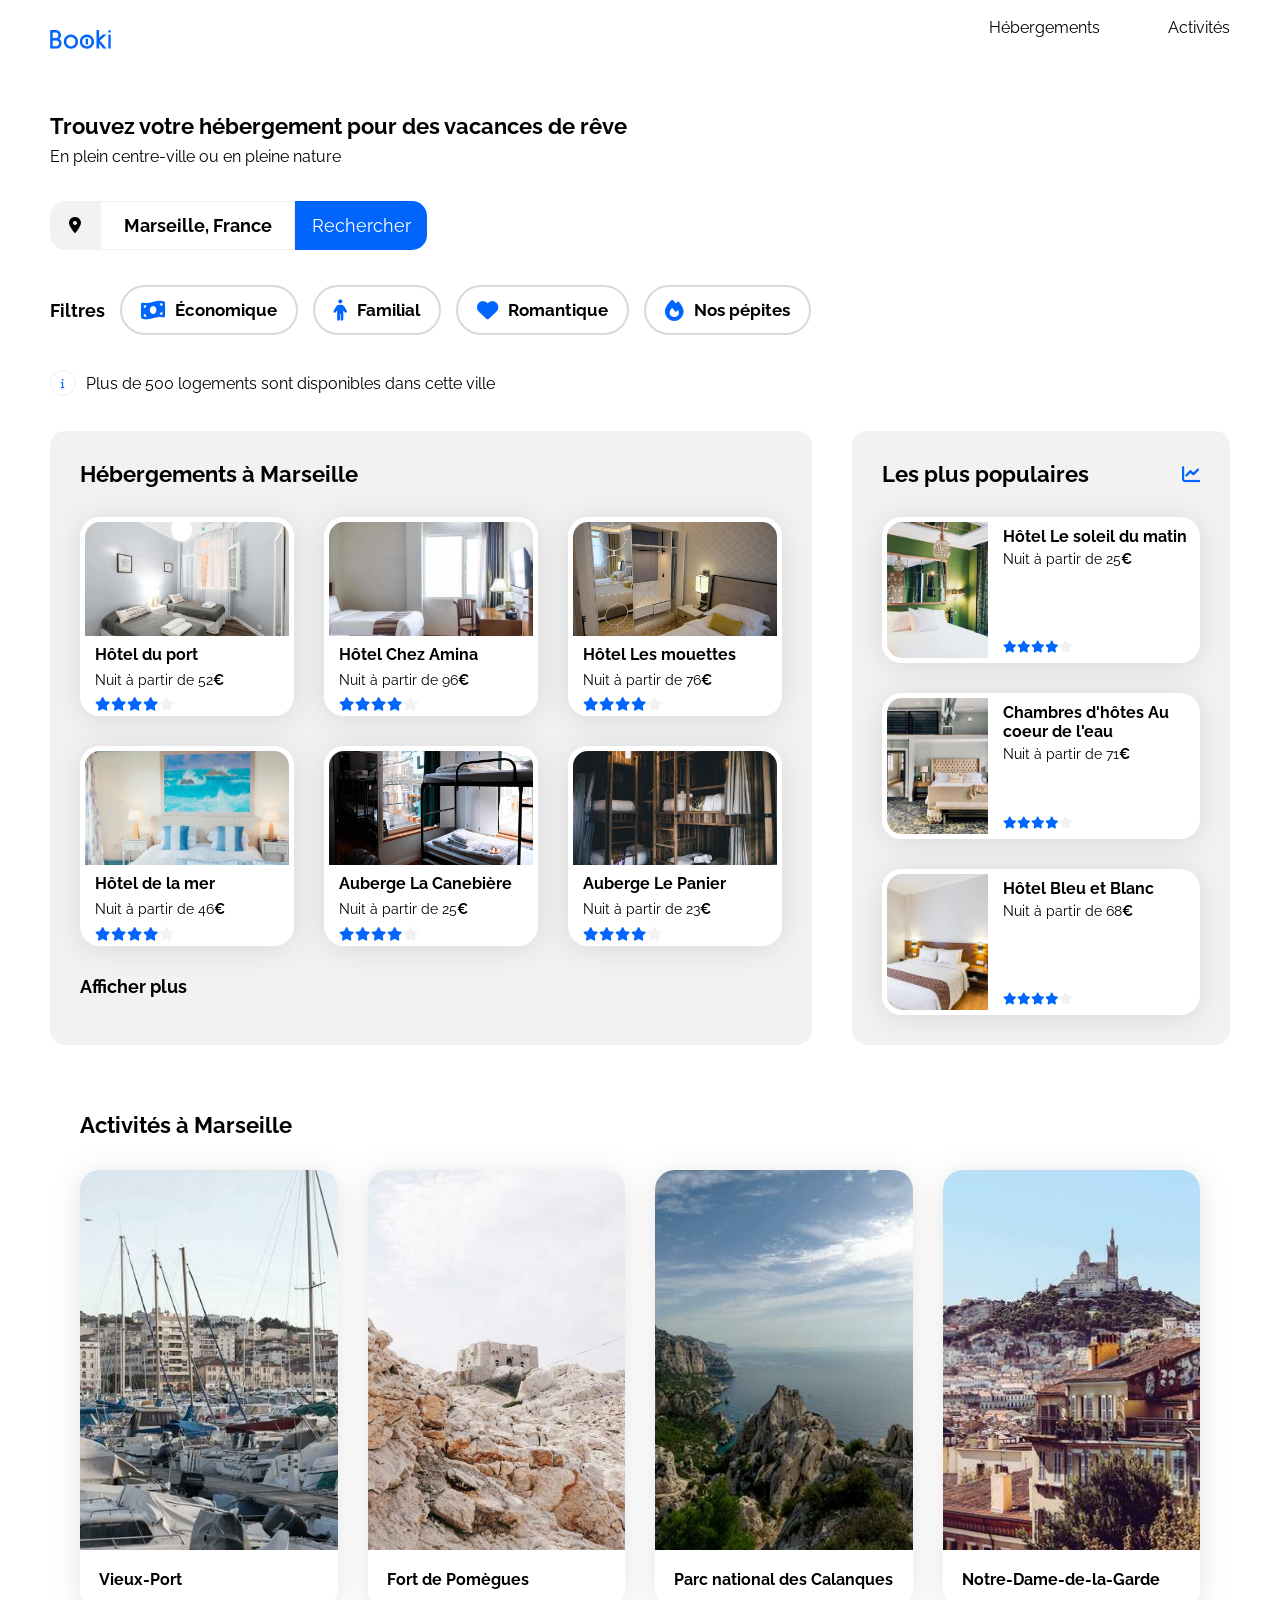
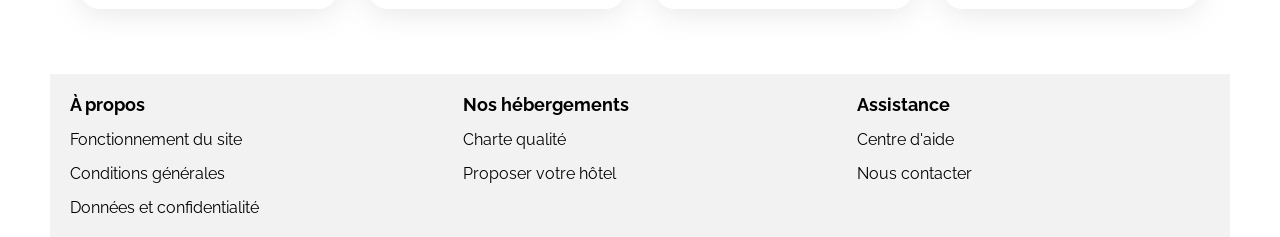
<file: accueil.html>
<!DOCTYPE html>
<!-- Définition d'une page de code html et du langage en français -->
<html lang="fr">
<head>
      <!-- Mise en place du charset pour la gestion des caractères spéciaux et du viewport pour la prise en compte des media queries sur tout les supports -->
      <meta charset="UTF-8">
      <meta name="viewport" content="width=device-width, initial-scale=1.0">
      <!-- Initialisation du titre de la page web -->
      <title>Booki - Agence de Voyage</title>
  
      <!-- Récupération des polices de caractères Goofle Fonts Raleway et Font Awesome pour les icons -->
      <link rel="preconnect" href="https://fonts.googleapis.com">
      <link rel="preconnect" href="https://fonts.gstatic.com" crossorigin>
      <link href="https://fonts.googleapis.com/css2?family=Raleway:wght@400;500;700&display=swap" rel="stylesheet">
      <link rel="stylesheet" href="https://cdnjs.cloudflare.com/ajax/libs/font-awesome/6.2.1/css/all.min.css"
          integrity="sha512-MV7K8+y+gLIBoVD59lQIYicR65iaqukzvf/nwasF0nqhPay5w/9lJmVM2hMDcnK1OnMGCdVK+iQrJ7lzPJQd1w=="
          crossorigin="anonymous" referrerpolicy="no-referrer" />
      
      <!-- Intégration du lien vers la feuille de style Css  -->
      <link rel="stylesheet" href="css/styleaccueil.css">
</head>

<!-- Corps de la page web -->
<body>
        <!-- En-tête de la page comprenant le logo et la
         navigation -->
        <header>
            <a href="/"><img class="logoBooki" src="images/logo/Booki.png" alt="Logo d'accueil de l'agence de voyage Booki"></a>
            <nav>
                <ul id="menuNav">
                    <li><a href="#hebergement">Hébergements</a></li>
                    <li><a href="#activites">Activités</a></li>
                </ul>
            </nav>
        </header>

        <main>
            <!-- Mise en place de la section de recherche de destination et de filtrage -->
            <section class="selection">

                <!-- Zone de titre -->
                <div class="selection-title">
                    <h1>Trouvez votre hébergement pour des vacances de rêve</h1>
                    <p>En plein centre-ville ou en pleine nature</p>
                </div>

                <!-- Formulaire de recherche de destination -->
                 
                    <form id="form_selection" action="#" method="get">
                        <label for="recherche" class="geoloc"><i class=" fa-solid fa-location-dot" aria-hidden="true"></i><span class="sr-only">Action: Votre localisation actuelle</span></label>
                        <input type="text" name="recherche" id="recherche" placeholder="Ville de votre choix" value="Marseille, France">
                        <button class="boutonRecherche"><span id="txtButton">Rechercher</span><span id="iButton"><i class="fa-solid fa-magnifying-glass"></i></span></button>
                    </form>
                

                <!-- Zone de filtres -->
                <div class="filtrer">
                    <p>Filtres</p>  
                        <button class="boutonFiltre"><i class="fa-lg fa-solid fa-money-bill-wave" aria-hidden="true"></i>Économique</button>
                        <button class="boutonFiltre"><i class="fa-lg fa-solid fa-person" aria-hidden="true"></i>Familial</button>
                        <button class="boutonFiltre"><i class="fa-lg fa-solid fa-heart" aria-hidden="true"></i>Romantique</button>
                        <button class="boutonFiltre"><i class="fa-lg fa-solid fa-fire" aria-hidden="true"></i>Nos pépites</button>
                </div>

                <!-- Information complémentaire -->   
                <p class="info"><i class="fa-solid fa-info fa-border" aria-hidden="true"></i>Plus de 500 logements sont disponibles dans cette ville</p>
            </section>

            <!-- Mise en place du contenu concernant l'hébergement -->
            <section class="hebergement_et_pop">

                <!-- Section d'hébergements -->
                <div id="hebergement">
                    <h2>Hébergements à Marseille</h2>

                    <!-- Contenu princpale de la section -->
                    <div class="hebergement_contenu">     

                            <!-- Première carte d'hébergement -->
                            <a href="#" class="hebergement_Lien" id="heb_Card1">
                                <article class="hebergement_Card">
                                    <img src="images/hebergements/fred-kleber.jpg" alt="Image de la chambre d'hôtel 'Hôtel du port'">
                                    <!-- Partie contenant l'ensemble des infos lié à l'hôtel -->
                                    <div class="hebergement_Card_Info">
                                        <div class="heb_card_Info_Titre">
                                            <h3>Hôtel du port</h3>
                                            <p>Nuit à partir de 52<span class="euro">€</span></p>
                                        </div>
                                        <!-- Système de notation -->
                                        <div class="heb_card_Info_Note">
                                            <i class="fa-xs fa-solid fa-star" aria-hidden="true"></i>
                                            <i class="fa-xs fa-solid fa-star" aria-hidden="true"></i>
                                            <i class="fa-xs fa-solid fa-star" aria-hidden="true"></i>
                                            <i class="fa-xs fa-solid fa-star" aria-hidden="true"></i>
                                            <i class="fa-xs fa-solid fa-star neutral-star" aria-hidden="true"></i>
                                            <span class="sr-only">Note de 4 sur 5 étoiles</span>
                                        </div>
                                    </div>
                                </article>
                            </a>

                            <!-- Deuxième carte d'hébergement -->
                            <a href="#" class="hebergement_Lien" id="heb_Card2">
                                <article class="hebergement_Card">
                                    <img src="images/hebergements/febrian-zakaria.jpg" alt="Image de la chambre d'hôtel 'Hôtel Chez Amina'">
                                    <!-- Partie contenant l'ensemble des infos lié à l'hôtel -->
                                    <div class="hebergement_Card_Info">
                                        <div class="heb_card_Info_Titre">
                                            <h3>Hôtel Chez Amina</h3>
                                            <p>Nuit à partir de 96<span class="euro">€</span></p>
                                        </div>
                                        <!-- Système de notation -->
                                        <div class="heb_card_Info_Note">
                                            <i class="fa-xs fa-solid fa-star" aria-hidden="true"></i>
                                            <i class="fa-xs fa-solid fa-star" aria-hidden="true"></i>
                                            <i class="fa-xs fa-solid fa-star" aria-hidden="true"></i>
                                            <i class="fa-xs fa-solid fa-star" aria-hidden="true"></i>
                                            <i class="fa-xs fa-solid fa-star neutral-star" aria-hidden="true"></i>
                                            <span class="sr-only">Note de 4 sur 5 étoiles</span>
                                        </div>
                                    </div>
                                </article>
                            </a>

                            <!-- Troisième carte d'hébergement -->
                            <a href="#" class="hebergement_Lien" id="heb_Card3">
                                <article class="hebergement_Card">
                                    <img src="images/hebergements/reisetopia.jpg" alt="Image de la chambre d'hôtel 'Hôtel Les mouettes'">
                                    <!-- Partie contenant l'ensemble des infos lié à l'hôtel -->
                                    <div class="hebergement_Card_Info">
                                        <div class="heb_card_Info_Titre">
                                            <h3>Hôtel Les mouettes</h3>
                                            <p>Nuit à partir de 76<span class="euro">€</span></p>
                                        </div>
                                        <!-- Système de notation -->
                                        <div class="heb_card_Info_Note">
                                            <i class="fa-xs fa-solid fa-star" aria-hidden="true"></i>
                                            <i class="fa-xs fa-solid fa-star" aria-hidden="true"></i>
                                            <i class="fa-xs fa-solid fa-star" aria-hidden="true"></i>
                                            <i class="fa-xs fa-solid fa-star" aria-hidden="true"></i>
                                            <i class="fa-xs fa-solid fa-star neutral-star" aria-hidden="true"></i>
                                            <span class="sr-only">Note de 4 sur 5 étoiles</span>
                                        </div>
                                    </div>
                                </article>
                            </a>    

                            <!-- Quatrième carte d'hébergement -->
                            <a href="#" class="hebergement_Lien" id="heb_Card4">
                                <article class="hebergement_Card">
                                    <img src="images/hebergements/annie-spratt.jpg" alt="Image de la chambre d'hôtel 'Hôtel de la mer'">
                                    <!-- Partie contenant l'ensemble des infos lié à l'hôtel -->
                                    <div class="hebergement_Card_Info">
                                        <div class="heb_card_Info_Titre">
                                            <h3>Hôtel de la mer</h3>
                                            <p>Nuit à partir de 46<span class="euro">€</span></p>
                                        </div>
                                        <!-- Système de notation -->
                                        <div class="heb_card_Info_Note">
                                            <i class="fa-xs fa-solid fa-star" aria-hidden="true"></i>
                                            <i class="fa-xs fa-solid fa-star" aria-hidden="true"></i>
                                            <i class="fa-xs fa-solid fa-star" aria-hidden="true"></i>
                                            <i class="fa-xs fa-solid fa-star" aria-hidden="true"></i>
                                            <i class="fa-xs fa-solid fa-star neutral-star" aria-hidden="true"></i>
                                            <span class="sr-only">Note de 4 sur 5 étoiles</span>
                                        </div>
                                    </div>
                                </article>
                            </a>

                            <!-- Cinquième carte d'hébergement -->
                            <a href="#" class="hebergement_Lien" id="heb_Card5">
                                <article class="hebergement_Card">
                                    <img src="images/hebergements/marcus-loke.jpg" alt="Image de l'Auberge 'la Canebière'">
                                    <!-- Partie contenant l'ensemble des infos lié à l'hôtel -->
                                    <div class="hebergement_Card_Info">
                                        <div class="heb_card_Info_Titre">
                                            <h3>Auberge La Canebière</h3>
                                            <p>Nuit à partir de 25<span class="euro">€</span></p>
                                        </div>
                                        <!-- Système de notation -->
                                        <div class="heb_card_Info_Note">
                                            <i class="fa-xs fa-solid fa-star" aria-hidden="true"></i>
                                            <i class="fa-xs fa-solid fa-star" aria-hidden="true"></i>
                                            <i class="fa-xs fa-solid fa-star" aria-hidden="true"></i>
                                            <i class="fa-xs fa-solid fa-star" aria-hidden="true"></i>
                                            <i class="fa-xs fa-solid fa-star neutral-star" aria-hidden="true"></i>
                                            <span class="sr-only">Note de 4 sur 5 étoiles</span>
                                        </div>
                                    </div>
                                </article>
                            </a>

                            <!-- Sixième carte d'hébergement -->
                            <a href="#" class="hebergement_Lien" id="heb_Card6">
                                <article class="hebergement_Card">
                                    <img src="images/hebergements/nicate-lee.jpg" alt="Image de l'auberge 'Le Panier'">
                                    <!-- Partie contenant l'ensemble des infos lié à l'hôtel -->
                                    <div class="hebergement_Card_Info">
                                        <div class="heb_card_Info_Titre">
                                            <h3>Auberge Le Panier</h3>
                                            <p>Nuit à partir de 23<span class="euro">€</span></p>
                                        </div>
                                        <!-- Système de notation -->
                                        <div class="heb_card_Info_Note">
                                            <i class="fa-xs fa-solid fa-star" aria-hidden="true"></i>
                                            <i class="fa-xs fa-solid fa-star" aria-hidden="true"></i>
                                            <i class="fa-xs fa-solid fa-star" aria-hidden="true"></i>
                                            <i class="fa-xs fa-solid fa-star" aria-hidden="true"></i>
                                            <i class="fa-xs fa-solid fa-star neutral-star" aria-hidden="true"></i>
                                            <span class="sr-only">Note de 4 sur 5 étoiles</span>
                                        </div>
                                    </div>
                                </article>
                            </a>
                        

                    </div>
        
                    <a href="#" id="plus_info">Afficher plus</a>
                </div>

                <!-- Mise en place de la partie indépendante concernant les hébergements les plus populaires -->
                <aside class="populaire">

                    <!-- Titre globale et icone graphique -->
                    <div class="populaire_TitreIcone">
                        <h2>Les plus populaires</h2>
                        <i class="fa-solid fa-chart-line"><span class="sr-only">Statistiques</span></i>
                    </div>

                    <div class="pop_Contenu">
                        <!-- Première carte d'hôtel populaire -->
                        <a href="#" class="populaire_Lien" id="pop_Card1">
                            <article class="populaire_Card">
                                <img src="images/hebergements/emile-guillemot.jpg" alt="Image de la chambre d'hôtel 'Le soleil du matin'">
                                <!-- Partie contenant l'ensemble des infos lié à l'hôtel -->
                                <div class="populaire_Card_Info">
                                    <div class="card_Info_Titre">
                                        <h3>Hôtel Le soleil du matin</h3>
                                        <p>Nuit à partir de 25<span class="euro">€</span></p>
                                    </div>
                                    <!-- Système de notation -->
                                    <div class="card_Info_Note">
                                        <i class="fa-xs fa-solid fa-star" aria-hidden="true"></i>
                                        <i class="fa-xs fa-solid fa-star" aria-hidden="true"></i>
                                        <i class="fa-xs fa-solid fa-star" aria-hidden="true"></i>
                                        <i class="fa-xs fa-solid fa-star" aria-hidden="true"></i>
                                        <i class="fa-xs fa-solid fa-star neutral-star" aria-hidden="true"></i>
                                        <span class="sr-only">Note de 4 sur 5 étoiles</span>
                                    </div>
                                </div>
                            </article>
                        </a>

                        <!-- Seconde carte d'hôtel  populaire -->
                        <a href="#" class="populaire_Lien" id="pop_Card2">
                            <article class="populaire_Card">
                                <img src="images/hebergements/aw-creative.jpg" alt="Image de la chambre d'hôte 'Au coeur de l'eau'">
                                <!-- Partie contenant l'ensemble des infos lié à l'hôtel -->
                                <div class="populaire_Card_Info">
                                    <div class="card_Info_Titre">
                                        <h3>Chambres d'hôtes Au coeur de l'eau</h3>
                                        <p>Nuit à partir de 71<span class="euro">€</span></p>
                                    </div>
                                    <!-- Système de notation -->
                                    <div class="card_Info_Note">
                                        <i class="fa-xs fa-solid fa-star" aria-hidden="true"></i>
                                        <i class="fa-xs fa-solid fa-star" aria-hidden="true"></i>
                                        <i class="fa-xs fa-solid fa-star" aria-hidden="true"></i>
                                        <i class="fa-xs fa-solid fa-star" aria-hidden="true"></i>
                                        <i class="fa-xs fa-solid fa-star neutral-star" aria-hidden="true"></i>
                                        <span class="sr-only">Note de 4 sur 5 étoiles</span>
                                    </div>
                                </div>
                            </article>
                        </a>

                        <!-- Troisème carte d'hôtel  populaire -->
                        <a href="#" class="populaire_Lien" id="pop_Card3">
                            <article class="populaire_Card">
                                <img src="images/hebergements/febrian-zakaria2.jpg" alt="Image de la chambre d'hôtel 'Bleu et Blanc'">
                                <!-- Partie contenant l'ensemble des infos lié à l'hôtel -->
                                <div class="populaire_Card_Info">
                                    <div class="card_Info_Titre">
                                        <h3>Hôtel Bleu et Blanc</h3>
                                        <p>Nuit à partir de 68<span class="euro">€</span></p>
                                    </div>
                                    <!-- Système de notation -->
                                    <div class="card_Info_Note">
                                        <i class="fa-xs fa-solid fa-star" aria-hidden="true"></i>
                                        <i class="fa-xs fa-solid fa-star" aria-hidden="true"></i>
                                        <i class="fa-xs fa-solid fa-star" aria-hidden="true"></i>
                                        <i class="fa-xs fa-solid fa-star" aria-hidden="true"></i>
                                        <i class="fa-xs fa-solid fa-star neutral-star" aria-hidden="true"></i>
                                        <span class="sr-only">Note de 4 sur 5 étoiles</span>
                                    </div>
                                </div>
                            </article>
                        </a>
                    </div>
                </aside>

            </section>

            <section id="activites">
                <h2>Activités à Marseille</h2>
                <div class="activites_rangee">

                    <!-- Première Activitée -->
                    <a href="#" class="activites_Lien" id="act_Card1">
                        <article class="activites_Card">
                            <img src="images/activites/reno-laithienne.jpg" alt="Image du 'Vieux-Port' avec des bateaux">
                            <!-- Partie contenant l'ensemble des infos lié à l'activité -->
                            <h3>Vieux-Port</h3>     
                        </article>
                    </a>

                    <!-- Deuxième Activitée -->
                    <a href="#" class="activites_Lien" id="act_Card2">
                        <article class="activites_Card">
                            <img src="images/activites/paul-hermann.jpg" alt="Image du 'Fort de pomègues' vu de loin">
                            <!-- Partie contenant l'ensemble des infos lié à l'activité -->
                            <h3>Fort de Pomègues</h3>     
                        </article>
                    </a>

                    <!-- Troisième Activitée -->
                    <a href="#" class="activites_Lien" id="act_Card3">
                        <article class="activites_Card">
                            <img src="images/activites/kilyan-sockalingum.jpg" alt="Image de paysage du 'Parc national des Calanques'">
                            <!-- Partie contenant l'ensemble des infos lié à l'activité -->
                            <h3>Parc national des Calanques</h3>     
                        </article>
                    </a>

                    <!-- Quatrième Activitée -->
                    <a href="#" class="activites_Lien" id="act_Card4">
                        <article class="activites_Card">
                            <img src="images/activites/florian-wehde.jpg" alt="Image de la basilique 'Notre dame de la garde'">
                            <!-- Partie contenant l'ensemble des infos lié à l'activité -->
                            <h3>Notre-Dame-de-la-Garde</h3>     
                        </article>
                    </a>

                </div>
            </section>

        </main> 

        <!-- Pied-de-page comprenant les infos complémentaire du site (charte, centre aide,etc..) -->
        <footer>
            <!-- 1er colonne -->
            <article class="sectionFooter">
                <h2>À propos</h2>
                <ul class="listeFooter">
                    <li><a href="#">Fonctionnement du site</a></li>
                    <li><a href="#">Conditions générales</a></li>
                    <li><a href="#">Données et confidentialité</a></li>
                </ul>
            </article>

            <!-- 2ème colonne -->
            <article class="sectionFooter">
                <h2>Nos hébergements</h2>
                <ul class="listeFooter">
                    <li><a href="#">Charte qualité</a></li>
                    <li><a href="#">Proposer votre hôtel</a></li>
                </ul>
            </article>

            <!-- 3ème colonne -->
            <article class="sectionFooter">
                <h2>Assistance</h2>
                <ul class="listeFooter">
                    <li><a href="#">Centre d'aide</a></li>
                    <li><a href="#">Nous contacter</a></li>
                </ul>
            </article>
        </footer>   
</body>
</html>
</file>
<file: css/styleaccueil.css>
/****** General ***********/
/* Mise en place de la police globale du site et mise à 0 des marges notamment pour le body,
utilisation de scrool-behavior pour un défilement moins sec avec les liens d'ancres du menu nav*/
* {
    font-family: 'Raleway', sans-serif;
    margin:0;
    scroll-behavior: smooth;
}

/* Mise en place de la charte graphique du site au niveau 
des couleurs et des tailles de police */
:root {
    --main-color: #0065FC;
    --main-bg-color: #F2F2F2;
    --filter-bg-color: #DEEBFF;

    --main-size: 22px;
    --subtitle-size: 18px;
    --normal-size: 16px;
    --info-size: 14px;
}

/* Mise en place d'une taille max et min pour le contenu du site avec ajout de marge
et centrage auto du contenu pour les écrans grande taille(>1440px) */
body{
    max-width: 1440px;
    min-width: 320px;
    padding: 0 50px;  
}

/* Affectation de la main color sur la classe fa-solid déstiné 
à paramètrer l'icone Font Awesome */
.fa-solid {
    color: var(--main-color);
}

/* Affectation de la couleur d'arrière plan lorsqu'on désire une étoile neutre */
.neutral-star {
    color: var(--main-bg-color)
}

/* Suppression du soulignement des liens et couleur hérité  */
a {
    /* color: black; */
    color: inherit;
    text-decoration: none;
}

/* Mise en forme du curseur souris en pointeur pour les boutons */
button{
    cursor: pointer;
}

/* Paramètrage de la taille et épaisseur des titres */
/* Réglage de la taille du titre H1 et marge avant le paragraphe */
.selection-title h1{
    font-size: var(--main-size);
    margin-bottom: 8px;
}

h2{
    font-size: var(--main-size);
}

h3{
    font-size: var(--normal-size);
}

.sectionFooter h2{
    font-size: var(--subtitle-size);
}

/**************************** Partie commune ********************************************/
/****************************************************************************************/

/* Ajustement de la taille de police pour le menu de navigation et les liens du pied-de-page */
/* Suppression de la marge intérieur gauche provenant du comportement par défault d'une liste ul ou ol */
#menuNav, .listeFooter{
    font-size: var(--normal-size);
    padding-left: 0;
}

/**************************** HEADER ********************************************/
/* Alignement horizontal du logo et du menu; positionnement sur les extremités 
et ajout d'une marge inférieur pour la séparation avec le main*/
header{
    display: flex;
    justify-content: space-between;
    margin-bottom: 30px;
}

/* Dimensionnement du logo de la page Booki */
.logoBooki{
    width: 61px;
    height: 19px;
    padding: 30px 0px 30px 0px;
}

/* Alignement horizontal des options du menu, espacement entre les éléments
 et taille de la police  */
#menuNav{
    display: flex;
    gap:68px;
}

/* Suppression des puces et ajout d'un espacement, Mise en page de la bordure qui apparait
au survol du menu ainsi que d'une bordure en-dessous camouflé pour la partie responsive */
#menuNav li{
    list-style-type: none;
    padding-top: 16px;
    border-top: solid 2px transparent;
    border-bottom: solid 2px transparent;
}
/* Changement des couleurs au survol*/
#menuNav li:hover{
    color:var(--main-color);
    border-top-color: var(--main-color);
}

/********************************* MAIN *****************************************************/
/********************************************************************************************/

/* Mise en place d'un espacement entre les différentes section du main, marge entre
main et footer et positionnement vertical des élements */
main{
    display: flex;
    flex-direction: column;
    gap: 35px;
    margin-bottom: 35px;
}

/**************************** Section RECHERCHE ********************************************/
/*******************************************************************************************/

/* Mise en disposition colonne et espacement des éléments */
.selection{
    display: flex;
    flex-direction: column;
    gap: 35px;
}

/********************************** Partie zone de recherche *****************************/
/* Sizing du formulaire complet et alignemnt horizontale */
#form_selection{
    display:flex;
    width:377px;
    height:49px;
}

/* Mise en place de la bordure et ses arrondis, sizing du texte et taille min  */
.boutonRecherche{
    border: 1px;
    border-radius: 0 15px 15px 0;
    font-size: var(--subtitle-size);
    min-width: 132px;
}

/* centrage du texte et taille police, modif de la bordure de l'input
calcule de la taille à prendre pour l'input en largeur en fonction des
autres élements du formulaire */
#form_selection input{
    font-size: var(--subtitle-size);
    width:51%;
    text-align: center;
    border:1px solid var(--main-bg-color);
    font-weight: 700;
}

/* Mise en place de la bordure et ses arrondis et taille min, centrage de l'icone 
dans le label */
.geoloc{
    border: 1px;
    border-radius: 15px 0 0 15px;
    min-width: 50px;
    background-color: var(--main-bg-color);
    padding-top: 15px;
    text-align: center;
}

/* Changement de la couleur de l'icone de géolocalisation */
/* Sizing de l'icone geoloc après essaie avec le sizing fa-lg de Font awesome */
.fa-location-dot{
    width: 14px;
    height: 18px;
    font-size: 1em;
    color: black;
}

/* Mise en blanc du texte et de la loupe et ajout du fond bleu */
.boutonRecherche, .fa-magnifying-glass{
    color: white;
    background-color: var(--main-color);
}

 /* Camouflage de la loupe déstiné à la partie mobile */
#iButton{
    display: none;
}
/******************************* Partie filtrage *******************************************/
/* Alignement horizontale des élements, inter-espace et sizing du menu */
.filtrer{
    display: flex;
    gap:15px;
    width: 60%;
}

/* Ajout des marges intérieur, épaisseur et taille police du paragraphe */
.filtrer p{
    padding: 14.5px 0 14.5px 0;
    font-weight:700;
    font-size: var(--subtitle-size);
}

/* Mise en page des boutons de filtre avec fit-content pour empêcher le texte d'overflow */
.boutonFiltre{
    min-width: fit-content;
    font-size: 17px;
    font-weight: 700;
    padding: 4px 19px 4px 19px;
    border: solid 2px #D9D9D9;
    border-radius: 25px;
    background-color: white;
}

/* Ajout du fond bleu au survol de la souris */
.boutonFiltre:hover{
    background-color: var(--filter-bg-color);
}

/* Espacement dans les boutons entre l'icone et le texte */
.fa-money-bill-wave, .fa-person, .fa-fire, .fa-heart{
    margin-right: 10px;
}

/************************ Partie info complémentaire *************************************/
/*  font-size à 10px pour paramètrer la taille de l'icone en héritage et ne pas utiliser
le sizing Font Awesome  */
.info i{
    font-size: 10px;
}

.info p, .selection-title p{
    font-size: var(--normal-size);
}

/* sans le div j'ai un jeu dans l'alignement verticale entre le i et le p si je mets le <i> dans le <p> directement */
.info{
    display: flex;
    align-items: center;
}

/* Paramètrage de l'icone, marge avec le <p>, mise en place de la bordure en cercle */
.fa-info{
    margin-right: 10px;
    --fa-border-width: 1px;
    --fa-border-padding: 7px 10px 7px 10px;
    --fa-border-radius: 13px;
}


/**************************** Section HEBERGEMENTS & POPULAIRES ********************************************/
/*********************************************************************************************************/

/* Alignement horizontale de la section hébergement et l'aside populaire
avec un espacement */
.hebergement_et_pop{
    display: flex;
    gap:40px;
}


/* Intégration du fond de couleur, marge interne et arrondi des angles de 
la section et de l'aside et ajouter un gap entre les élements  */
#hebergement, .populaire{
    background-color: var(--main-bg-color);
    padding: 30px;
    border-radius: 15px;
    gap: 30px;
}

/**************************** Section Hébergement ********************************************/
/********************************************************************************************/

/* Sizing de la section par rapport à l'aside, mise en colonne avec du flexbox pour 
aligné verticalement le titre, les cards et le lien*/
#hebergement{
    display: flex;
    flex-direction: column;
    flex: 1 70.5%;
}

/* Mise en forme, deux ligne séparées par 30px grâce au débordement autorisé */
.hebergement_contenu{
    display: flex;
    gap: 30px;
    flex-wrap: wrap;
}

/* Mise en forme des liens contenant les cards d'hébergements et ajustement de la largeur pour 
correspondre à 1/3 de la taille disponible */
.hebergement_Lien{
    flex: 1 0 27%;
    border-radius: 20px;
    background-color: white;
    filter: drop-shadow(0px 3px 15px rgba(0, 0, 0, 0.1));
}

/* Sizing et mise en forme de l'image avec border-box pour qu'elle reste dans son conteneur
width à 100% pour qu'elle occupe tout la place disponible de sa ligne  */
.hebergement_Card img{
    object-fit: cover;
    width: 100%;
    height: 124px;
    border-radius: 20px 20px 0 0;
    border: solid 5px white;
    box-sizing: border-box;
}

/* Espacement interne de la zone d'info  */
.hebergement_Card_Info{
    padding: 0 15px 0 15px;
}

/* Taille police du paragraphe, et ajout d'une marge supérieur et inférieur à 8px afin d'éviter
de mettre son parent en flex uniquement pour ajouter un gap  */
.heb_card_Info_Titre p{
    font-size: var(--info-size);
    margin-top: 8px;
    margin-bottom: 8px;
}

/* Gestion des étoiles de notation, taille */
.heb_card_Info_Note .fa-star{
    font-size: 0.85em;
}

/* Changement de la taille de la police */
#plus_info{
    font-size: var(--subtitle-size);

}

/**************************** Aside Populaires ********************************************/
/********************************************************************************************/

.populaire{
    display: flex;
    flex-direction: column;
    flex: 1 32%;
}

/* Mise en forme des cards, en colonne avec espacement entre chacune  */
.pop_Contenu{
    display: flex;
    flex-direction: column;
    gap: 30px;
}

/* Réglage des card: arrondis des angles, couleur d'arrière-plan
et effet d'ombre portée, pour le display ici on a le choix entre flex et block */
.populaire_Lien{
    border-radius: 20px;
    background-color: white;
    filter: drop-shadow(0px 3px 15px rgba(0, 0, 0, 0.1));
}

/* Réglage des images: image dimensionné pour remplir son parent en gardant son ratio(empêche la déformation),
largeur et hauteur, arrondi des angles et bordure, et border-box pour que l'image et bordure rentre
dans le conteneur , width à 33.5% pour représenter les 123px en était plus souple avec des % */
.populaire_Card img {
    object-fit: cover;
    width: 33.5%;
    height: 146px;
    box-sizing: border-box;
    border-radius: 20px 0 0 20px;
    border: solid 5px white;
    border-right: none;
}

/* Alignement horizontale du titre et de l'icone et espacement */
.populaire_TitreIcone{
    display: flex;
    justify-content: space-between;
    align-items: center;
}

/* Alignement horizontale au sein des cards de l'image et des informations avec espacement */
.populaire_Card{
    display: flex;
    gap: 15px;
}

/* Mise en colonne de la partie information concernant la chambre d'hôtel,
marge intérieur et sizing pour qu'elle occupe tout l'espace restant
après l'image */
.populaire_Card_Info{
    display: flex;
    flex-direction: column;
    justify-content: space-between;
    flex: 1;
    padding: 10px 5px 5px 0;
}

/* Taille police du paragraphe et espacement par rapport au titre  */
.card_Info_Titre p{
    font-size: var(--info-size);
    margin-top: 5px;
}

/* Mise en gras du "€" et du "afficher plus" de la section hébergement */
.euro, #plus_info{
    font-weight: 700;
}

/* Epsacement entre les étoiles de notation */
.card_Info_Note{
    display: flex;
    gap: 2px;
}

/* Sizing pour les étoiles sans utilisation du fa-xs de Font Awesome */
.fa-star{
    width: 12px;
    height: 12px;
}
/* Même chose sur l'icone de statistique */
.fa-chart-line{
    width: 18px;
    height: 15.75px;
    font-size: 1.15em;
}

/*********************************** SECTION ACTIVITES ********************************************/
/********************************************************************************************/

/* Mise en place des marges intérieur de la section */
#activites{
    padding: 30px;
}

/* Alignement horizontale des éléments de la rangée avec espacement des élements et ajout
d'une marge au-dessus avec le titre */
.activites_rangee{
    display: flex;
    gap: 30px;
    margin-top: 30px;
}

/* Sizing des cards d'activités et effet d'ombrage  */
.activites_Lien{
    flex: 1 0 20%;
    height: 439px;
    filter: drop-shadow(0px 3px 15px rgba(0, 0, 0, 0.1));
}

/* Mise en colonne du contenu des cards activités (image et titre associé) */
.activites_Card{
    display: flex;
    flex-direction: column;
}

/* Sizing en largeur et hauteur de l'image, arrondis des angles supérieur et redimensionnement en 
gardant le ratio de taille initiale de l'image */
.activites_Card img{
    width: 100%;
    height: 380px;
    object-fit: cover;
    border-radius: 20px 20px 0 0;
}

/* Espacement interne du titre, couleur de fond et arrondi des angles inférieurs,
ajout d'une taile pour la box titre et d'une box sizing pour contenir le padding dans les 59px,
pertmet la gestion des liserais toujours constant et de même taille */
.activites_Card h3{
    padding: 20px 19px 20px 19px;
    background-color: white;
    border-radius: 0 0 20px 20px;
    height: 59px;
    box-sizing: border-box;
}

#activites h2{
    padding: 2px 0 2px 0;
}

/************************************** FOOTER *************************************************/
/***********************************************************************************************/

/* Mise en place du fond gris et alignement horizontale des sections */
footer{
    display: flex;
    flex-direction: row;
    background-color: var(--main-bg-color);
}

/* réglage de la taille des sections pour qu'elle fasse 1/3 de la taille du footer et ajout de marge intérieur */
.sectionFooter{
    padding: 20px;
    width: 33%;
}

/* Suppression des puces */
.listeFooter li{
    list-style-type: none;
}

/* Espacement entre les titre et les élements du footer */
.sectionFooter h2{
    margin-bottom: 15px;
}

.listeFooter{
    display: flex;
    flex-direction: column;
    gap: 15px;
}

/********************************* MEDIA QUERIES *****************************/
/******************************************************************************/

/* Le code ci-dessous correspond à la version responsive uniquement */
/************************ Responsive Grand ordinateur (>1440px) **********************/
/* Critère N°3 de la spécification technique de la note de synthèse */
@media (min-width: 1440.1px){
    body{
        /* prise en compte la bordure et le remplissage dans la valeur définie pour 
        la largeur et la hauteur */
    box-sizing: border-box;
    margin: auto;
    }
}

/************************ Responsive Tablette (>=768px et <= 1024px) **********************/
@media (max-width: 1024px) {

    /********************** SECTION RECHERCHE ***************************/

    /**************************** Partie Filtrage **********************/
    /* Sizing du p pour qu'il occupe une ligne entière comme un block  */
    .filtrer p{
        min-width: 100%;
        padding: 0;
    }

    /* Modification de la hauteur des boutons et de la taille police pour tablette */
    .boutonFiltre{
        min-height: 50px;
        font-size: var(--normal-size);
    }

    /* Sizing du conteneur pour qu'il occupe tout l'espace disponible et remise à la ligne
    des boutons débordants */
    .filtrer{
        min-width: 100%;
        flex-wrap: wrap;
    }

    /**************************** SECTION HEBERGEMENT ET POPULAIRE **********************/
    /* Mise en colonne de l'hebergement et du populaire avec un nouveau espacement */
    .hebergement_et_pop{
        flex-direction: column;
        gap: 50px;
    }

    /**************************** PARTIE POPULAIRE **************************************/
    /* Modif sur l'espacement entre la ligne de titre et les cards  */
    .populaire{
        gap: 20px;
    }

    /* Passage des cards populaires en ligne et espace entre chaque carte modif à 20px */
    .pop_Contenu{
        flex-direction: row;
        gap: 20px;
    }

    /* Redimensionnement de la largeur des cards pour la nouvelle disposition en prenant en compte
    les espacements  */
    .populaire_Lien{
        width: calc((100% - 40px) / 3);
    }

    /**************************** PARTIE ACTIVITE S**************************************/
    /* Mise en place du débordement pour les tablettes à petit format */
    .activites_rangee{
        flex-wrap: wrap;
    }

    /* Hauteur des box qui s'adapte au contenu (image + titre) et ne suit plus la height définit
    sur desktop */
    .activites_Lien{
        height: auto;
    }

    /* Hauteur max fixé à 200px une fois au format tablette (voir maquette figma) */
    .activites_Card img{
        max-height: 200px;
    }

    /* Centrage verticale des titres et ajustement de la taille pour un rendu agréble pour les 
    grandes et petites tablettes */
    .activites_Card h3{
       height: 70px;
       align-content:center;
    }

}

/***************************** RESPONSIVE TABLETTE PETIT FORMAT ( >=768px et <856px) *******************************/
@media (max-width: 856px){

      /**************************** PARTIE HEBERGEMENTS **************************************/
    /* Nouveaux format d'espacement pour la partie informative des cards pour la maintenir
    visuellement correcte sur tablette petit format */
    .hebergement_Card_Info{
        padding: 0 0 5px 5px;
    }

    /**************************** PARTIE HEBERGEMENTS **************************************/
    /* Augmentation de l'espace dispo pour les info sur petit format */
    .populaire_Card_Info{
        flex: 1 0 58%;
    }

    /**************************** PARTIE ACTIVITES **************************************/
    /* Augmentation de l'espace disponibles des card sur petit format pour un passage sur 
    deux lignes */
    .activites_Lien{
        flex: 1 0 33%
    }


}

/***********************  Responsive Mobile (<768px) ************************************/
@media (max-width: 767.99px) {

    /******************* Globale ******************************/
   /* Suppresion des marges de côté du contenu mise en place sur tablette et desktop */
    body{
        padding: 0;
    }
    
    /* ********************** MODIF HEADER ******************************************* */
    /* Disposition du header en colonne pour la version mobile */
    header{
        flex-direction: column;
    }

    /* Centrage du logo et des textes */
    header a, #menuNav li{
        text-align: center; 
    }

    /* Suppression du gap entre les élements enfants li permettant ainsi au border d'être jointe*/
    #menuNav{
        gap: 0px;
    }

    /* Suppresion du padding top et ajout du bottom pour la barre */
    /* Largeur mise à 50% pour que chaque li prenne la moitié de la place de son parents ul */
    #menuNav li{
        padding-top: 0px;
        padding-bottom: 16px;
        width: 50%; 
    }

    /* Déplacement de la barre en bas */
    #menuNav li:hover{
        border-bottom-color: var(--main-color);
        border-top-color: transparent;
    }
  

    /************************** Modif Section Selection ************************/

     /* Rajout de marge gauche et droite intérieur pour le contenu principale sous mobile, viens
    remplacer les marges globale de body sur les autres formats */
    .selection{
        padding: 0 20px 0 20px;
    }
    
    /***************************** Partie recherche  ************************/
    /* Mise en auto de la largeur du formulaire fixé à 377px sur ordinateur */
    #form_selection{
        width:auto;
    }

    /* Redimensionnement de l'input recherche en prenant en compte la nouvelle largeur du bouton loupe
    suppresion de l'alignement centré et ajout compensatoire de 24px à gauche,
    suppresion de la bordure à droite et ajout d'une marge négative pour que les bordures atteignent la loupe */
    #form_selection input{
        width: calc(100% - 99px);
        text-align: left;
        padding-left: 24px;
        margin-right: -10px;
        border-right: none;
    }

    /* Redimensionnement du bouton en partie mobile et ajout des arrondis des angles */
    .boutonRecherche{
        min-width: 49px;
        border-radius: 15px;
    }

    /* Apparition de la loupe */
    #iButton{
        display: block;
    }
    /* Disparition du texte "rechercher" */
    #txtButton{
        display: none;
    }

    /****************************** Modif Filtrage ******************************/
    /* Nouveau Espacement entre les éléments en ligne et en colonne */
    .filtrer{
        row-gap: 20px;
        column-gap: 10px;
    }

    /*Redéfinition de la taille police et de la taille d'un élement par rapport à
    son parents et la presence d'un gap de 10px entre les deux éléements, suppression
    de la marge intérieur pour permettre aux boutons de s'adapter pour tout les formats mobile  */
   .boutonFiltre{
    padding: 0;
    width: calc(50% - 5px);
    font-size: var(--info-size);
   }

   /**************************** SECTION HEBERGEMENT ET POPULAIRE **********************/

   /* Nouveau espacement entre la section hébergement et populaire */
   .hebergement_et_pop{
    gap: 15px;
   }

   /******************************* HEBERGEMENT ****************************************/
   /* On met la section en-dessous avec order, changement de la couleur de fond, nouvelle 
   marge intérieur pour mobile et nouvelle espacement entre le titre et les cards */
   #hebergement{
    order: 2;
    background-color: white;
    gap: 15px;
    padding: 20px;
   }

   /* Nouvelle marge inter-cards */
   .hebergement_contenu{
    gap: 15px;
   }

   /* Modification de la taille du conteneur card pour que ces dernières soit rangées en colonne
   pour les mobiles au petit format */
   .hebergement_Lien{
    flex: 1 0 48%;
   }

   /* Rétablissement des marges intérieur comme sur desktop */
   .hebergement_Card_Info{
    padding: 0 15px 0 15px;
   }

   /******************************* Populaire ****************************************/
   /* On met l'aside au-dessus avec order, nouvelle marge intérieur pour correspondre 
   à la maquette et espace entre le titre et les cards modifié*/
   .populaire{
    order: 1;
    padding: 30px 20px 30px 20px;
    gap: 15px;
   }

   /* Mise en colonne des cards comme sur desktop et espacement ajusté */
   .pop_Contenu{
    gap: 15px;
    flex-direction: column;
   }

   /* Largeur des cards réglé pour qu'elle occupe tout l'espace */
   .populaire_Lien{
    width: 100%;
   }

   /**************************** SECTION ACTIVITES **********************/
   /* Modification de la place que prends une card(largeur) pour correspondre à la version mobile */
   .activites_Lien{
    flex: 1 0 48%;
   }

   /* Nouveau espacement inter-cards */
   .activites_rangee{
    gap: 15px;
   }

   /* Nouvelle dimension max pour les images sur mobile */
   .activites_Card img{
    max-height: 141px;
   }

    /* ******************************** MODIF FOOTER ********************************* */
    /* Mise en disposition colonne et ajustement de l'espacement avec la bordure de 30px */
    footer{
        display: flex;
        flex-direction: column;
        gap:50px;
        padding:30px;
    }

    /*Correction de l'espace prévu par section anciennement 33%
    et du padding de 20px sur ordinateur*/
    .sectionFooter{
        width: 100%;
        padding: 0;
    }

}
</file>
